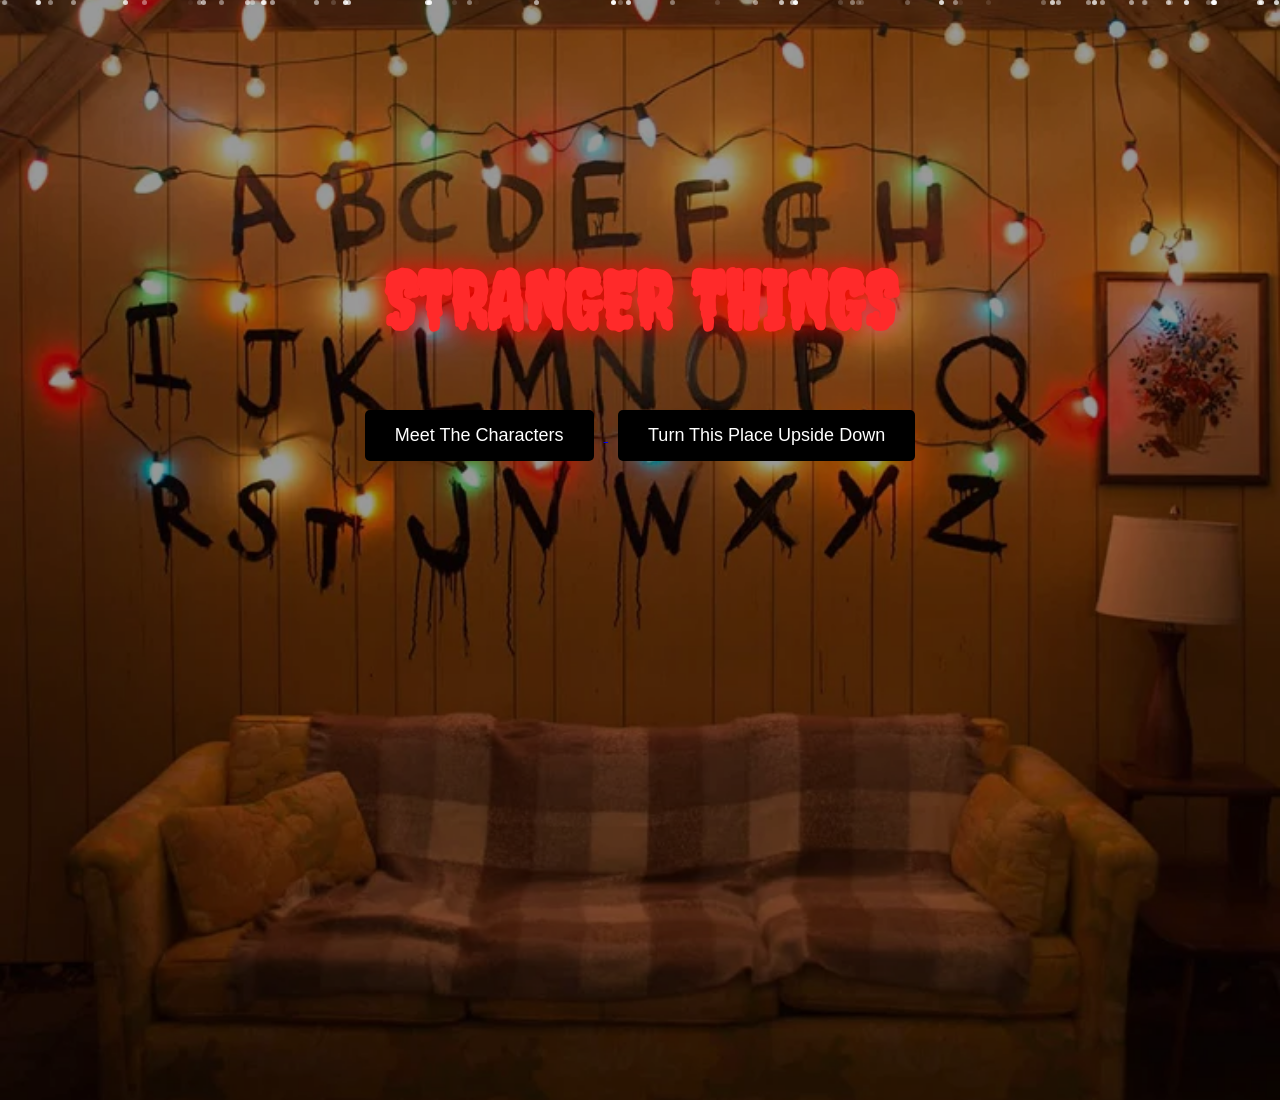
<file: stranger-things-website/Frontend/index.html>
<!DOCTYPE html>
<html>
<head>

<title>Stranger Things</title>

<link rel="stylesheet" href="style.css">

<link href="https://fonts.googleapis.com/css2?family=Creepster&display=swap" rel="stylesheet">

</head>

<body id="home">

<div id="particles"></div>

<div class="overlay">

<h1 class="title">STRANGER THINGS</h1>

<div class="buttons">

<a href="characters.html">
<button class="btn">Meet The Characters</button>
</a>

<button class="btn" onclick="toggleUpsideDown()">
Turn This Place Upside Down
</button>

</div>

<p id="upsideText"></p>

</div>

<script src="script.js"></script>

</body>
</html>
</file>
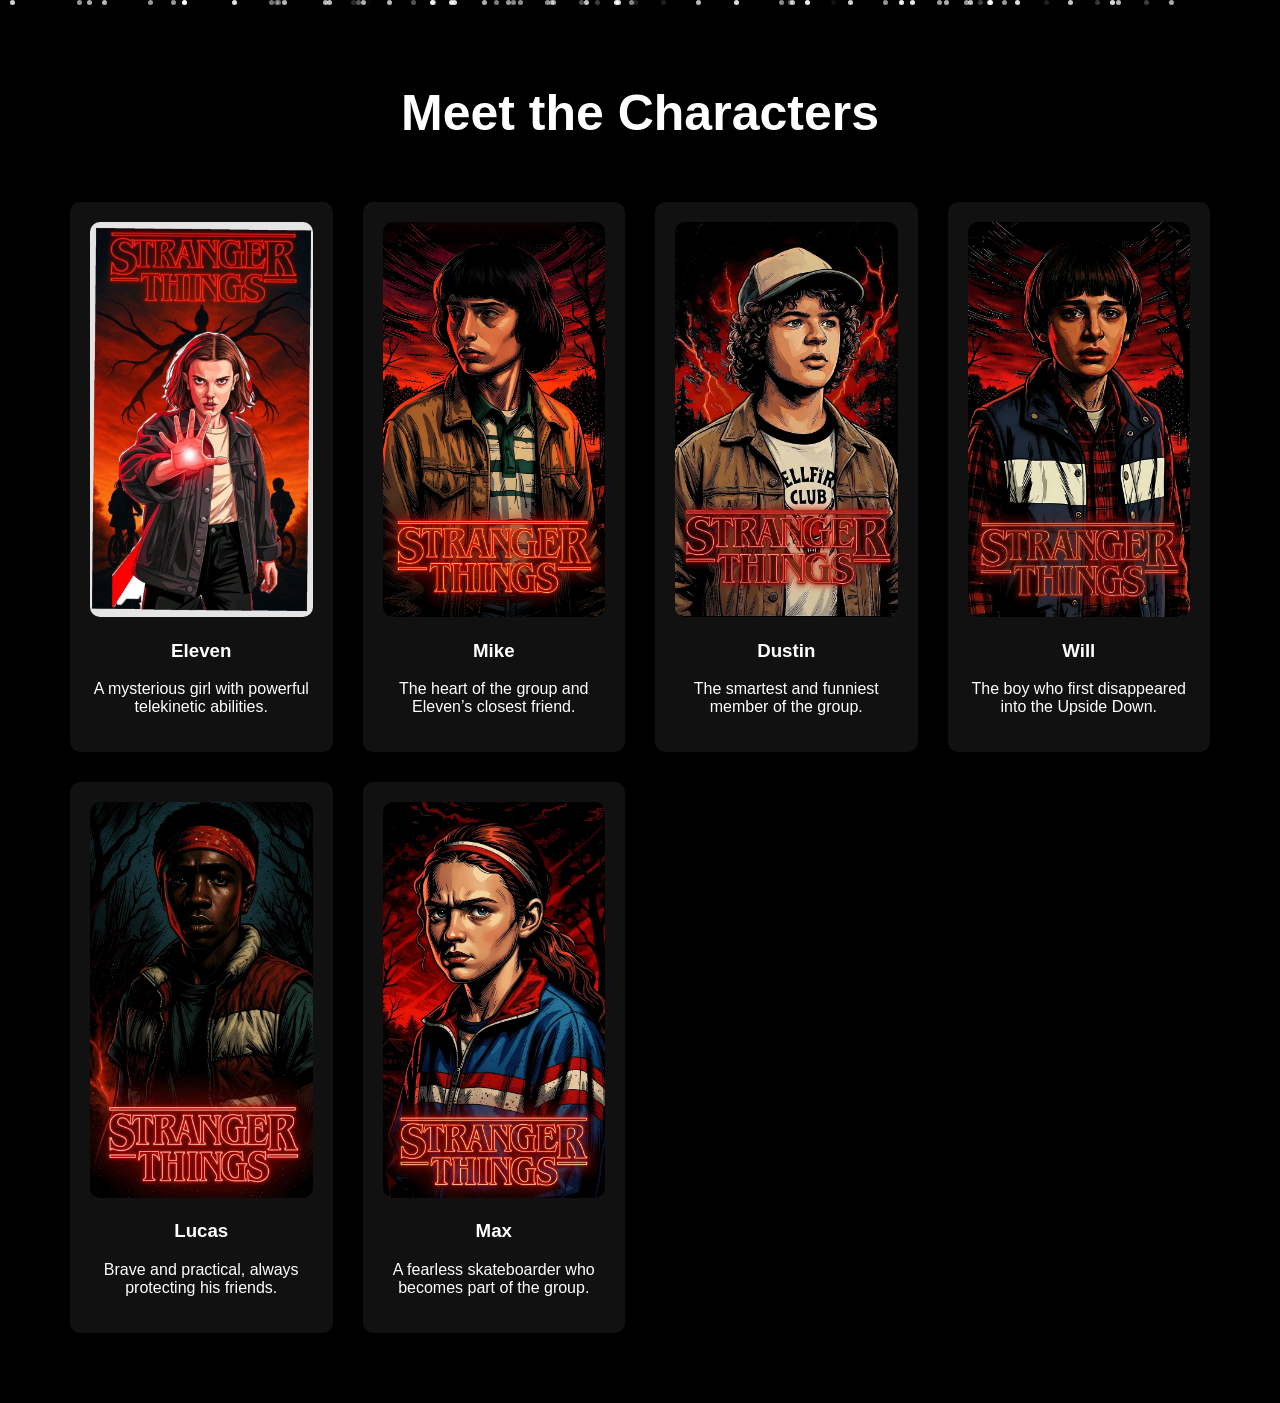
<file: stranger-things-website/Frontend/characters.html>
<!DOCTYPE html>
<html>
<head>

<title>Characters</title>

<link rel="stylesheet" href="style.css">

</head>

<body class="characters-page">

<div id="particles"></div>

<h1 class="charTitle">Meet the Characters</h1>

<div class="character-grid">

<div class="card">
<img src="eleven.jpg.jpeg">
<h3>Eleven</h3>
<p>A mysterious girl with powerful telekinetic abilities.</p>
</div>

<div class="card">
<img src="mike.jpg.jpeg">
<h3>Mike</h3>
<p>The heart of the group and Eleven’s closest friend.</p>
</div>

<div class="card">
<img src="dustin.jpg.jpeg">
<h3>Dustin</h3>
<p>The smartest and funniest member of the group.</p>
</div>

<div class="card">
<img src="will.jpg.jpeg">
<h3>Will</h3>
<p>The boy who first disappeared into the Upside Down.</p>
</div>

<div class="card">
<img src="lucas.jpg.webp">
<h3>Lucas</h3>
<p>Brave and practical, always protecting his friends.</p>
</div>

<div class="card">
<img src="max.jpg.webp">
<h3>Max</h3>
<p>A fearless skateboarder who becomes part of the group.</p>
</div>

</div>

</body>

<script src="script.js"></script>

</html>
</file>
<file: stranger-things-website/Frontend/style.css>
body{
margin:0;
font-family:Arial;
color:white;
overflow-x:hidden;
}

/* HOME BACKGROUND */

#home{
background-image:url("hawkins.jpg.webp");
background-size:cover;
background-position:center;
height:100vh;
}

/* UPSIDE DOWN MODE */

.upsideDown{
background-image:url("upside_down.jpg.webp") !important;
}

.overlay{
text-align:center;
padding-top:200px;
background:rgba(0,0,0,0.4);
height:100vh;
}

.title{
font-family:'Creepster',cursive;
font-size:80px;
color:#ff2a2a;
text-shadow:0 0 25px red;
}

.buttons{
margin-top:40px;
}

.btn{
padding:15px 30px;
font-size:18px;
margin:10px;
background:black;
color:white;
border:none;
cursor:pointer;
border-radius:5px;
}

.btn:hover{
background:#ff2a2a;
}

/* CHARACTER PAGE */

.characters-page{
background:black;
text-align:center;
padding:50px;
}

.charTitle{
font-size:50px;
margin-bottom:40px;
}

.character-grid{
display:grid;
grid-template-columns:repeat(auto-fit,minmax(220px,1fr));
gap:30px;
padding:20px;
}

.card{
background:#111;
padding:20px;
border-radius:10px;
transition:0.3s;
}

.card img{
width:100%;
border-radius:10px;
}

.card:hover{
transform:scale(1.05);
}

/* PARTICLES */

#particles{
position:fixed;
top:0;
left:0;
width:100%;
height:100%;
pointer-events:none;
}

.particle{
position:absolute;
width:5px;
height:5px;
background:white;
border-radius:50%;
opacity:0.6;
animation:float 10s linear infinite;
}

@keyframes float{

from{transform:translateY(100vh)}
to{transform:translateY(-10vh)}

}
</file>
